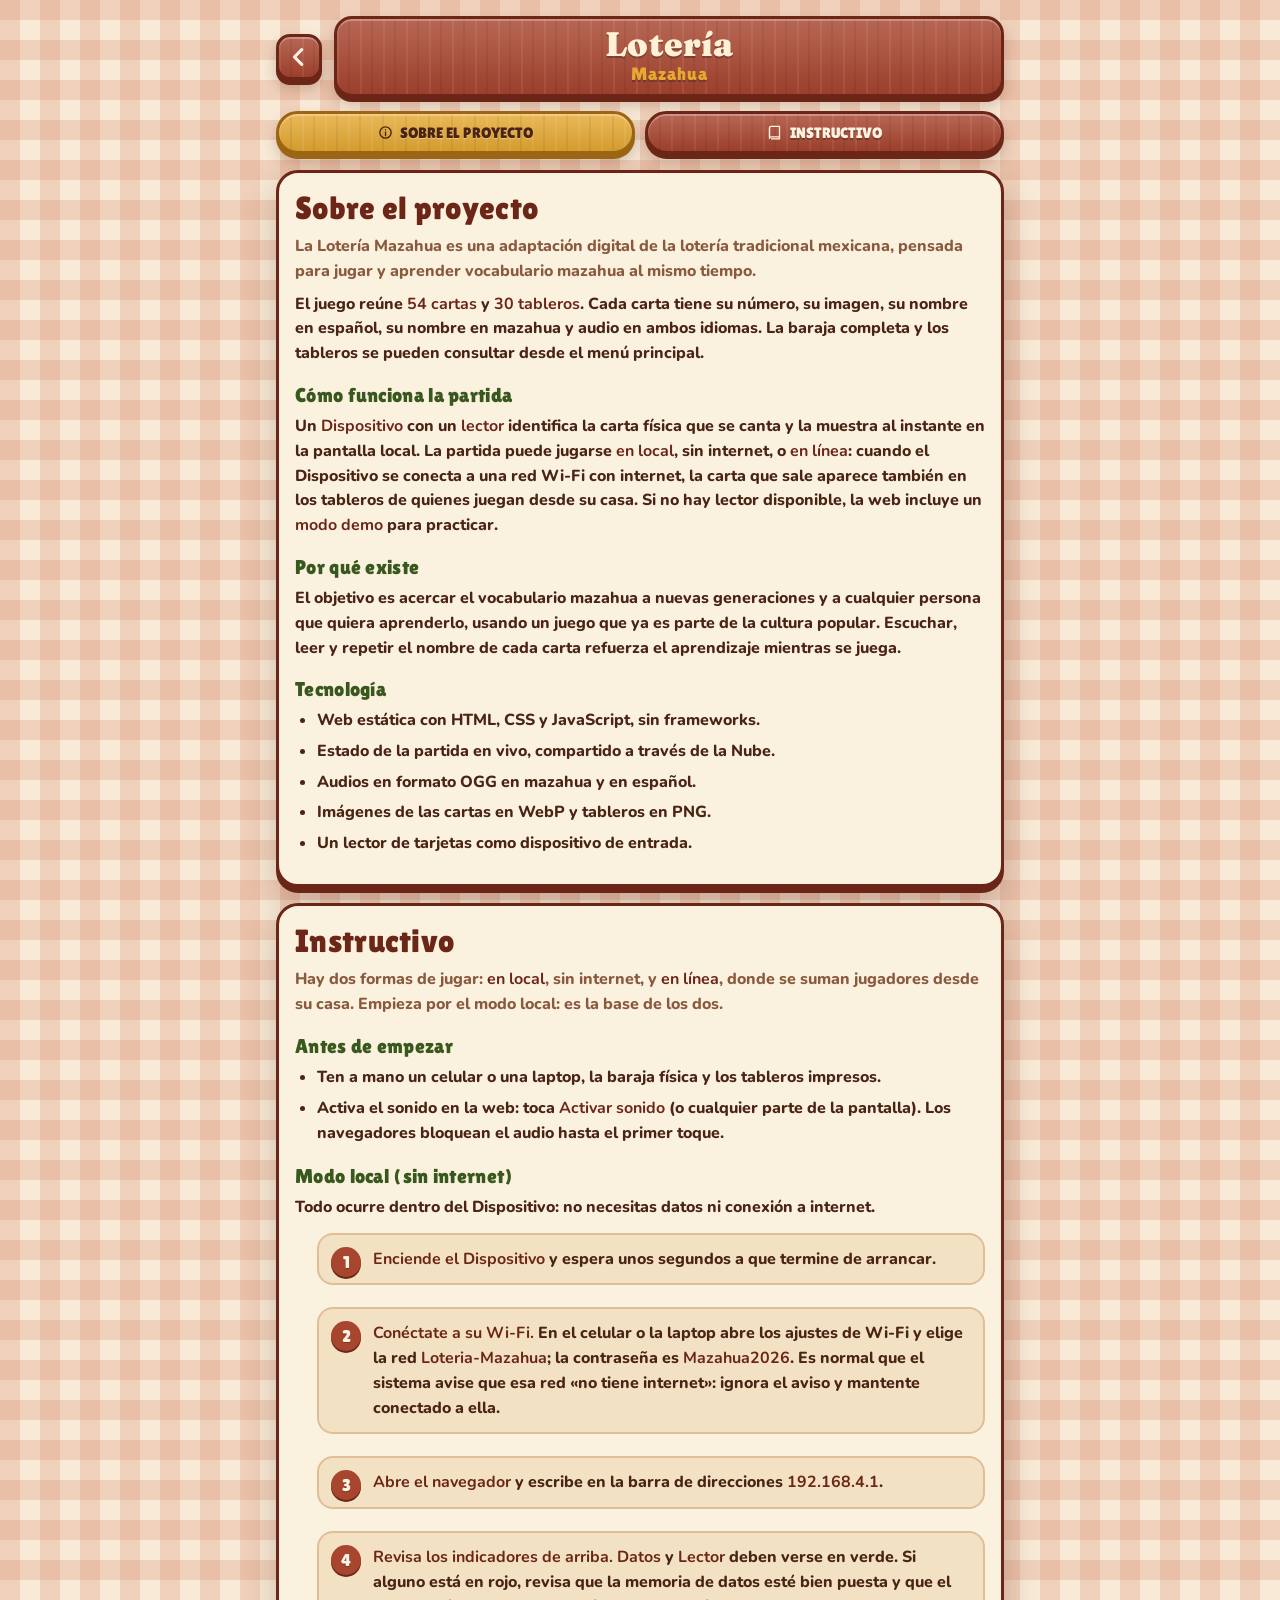
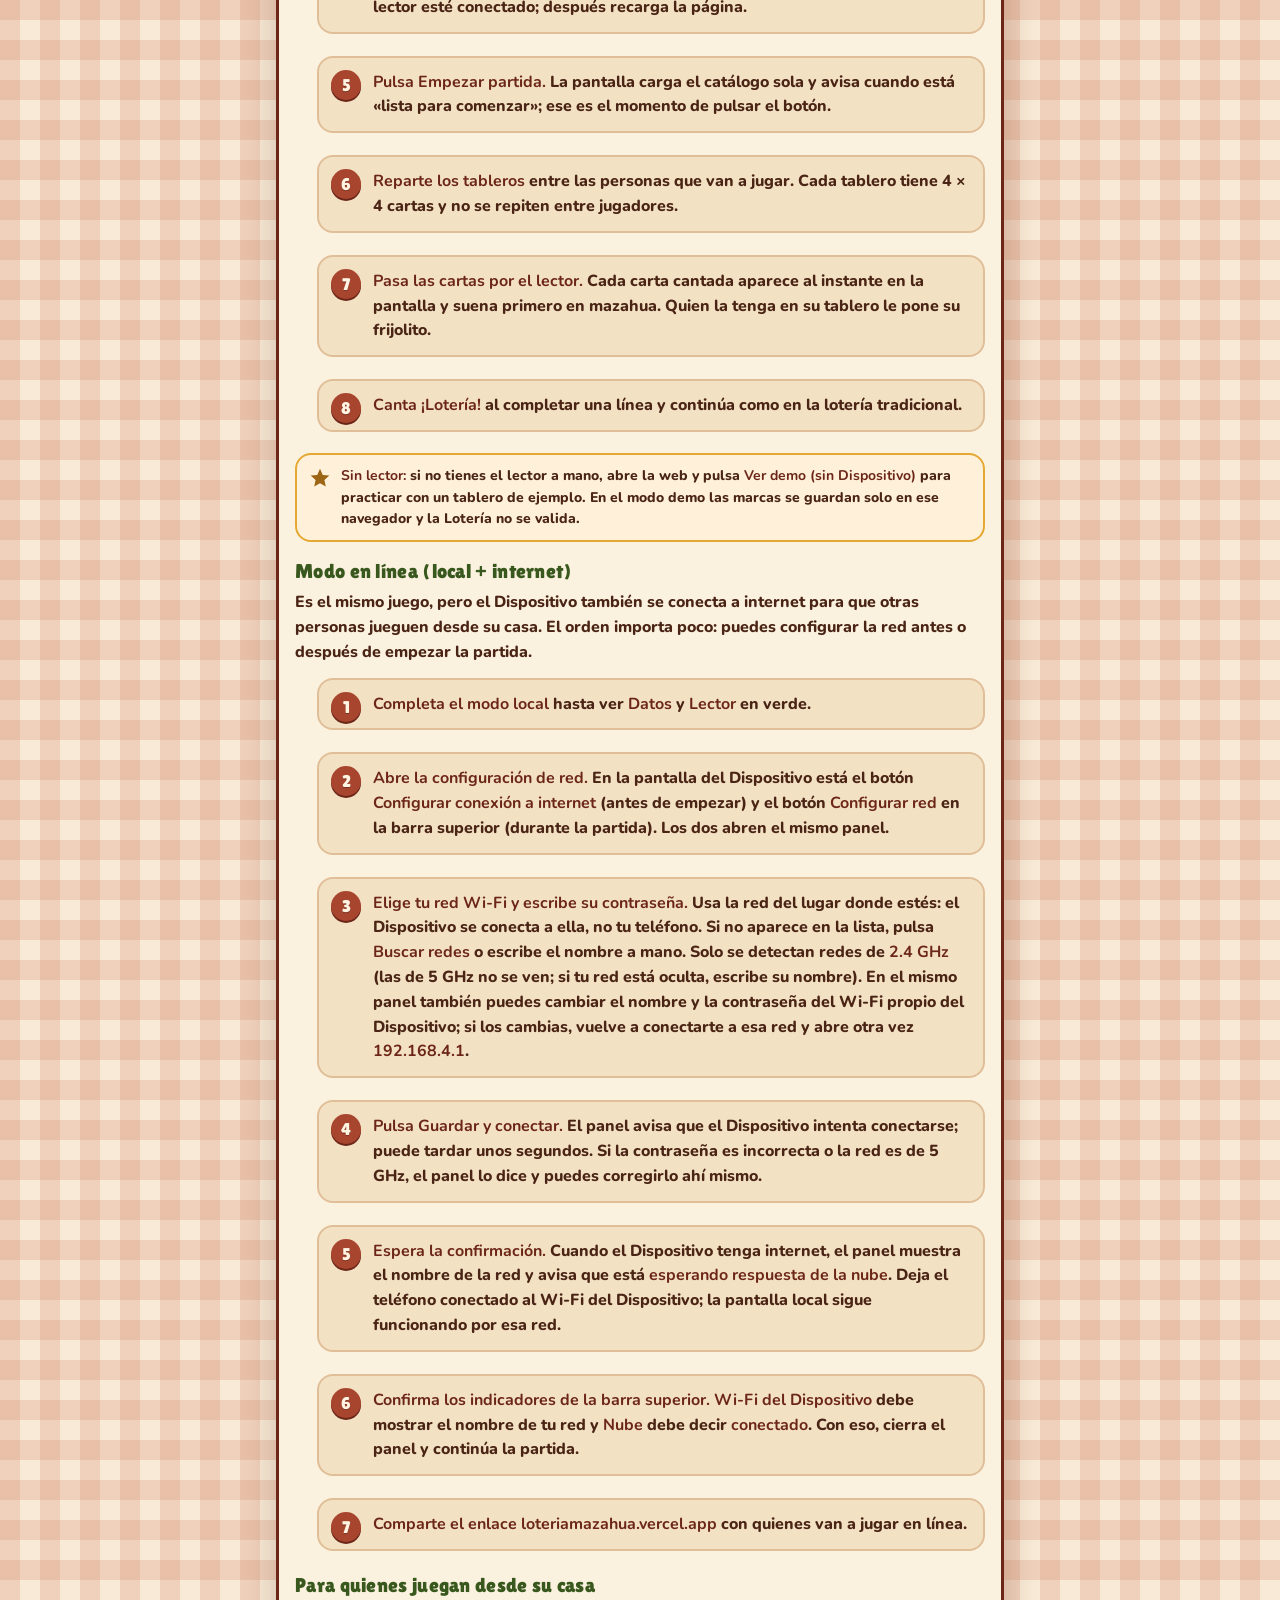
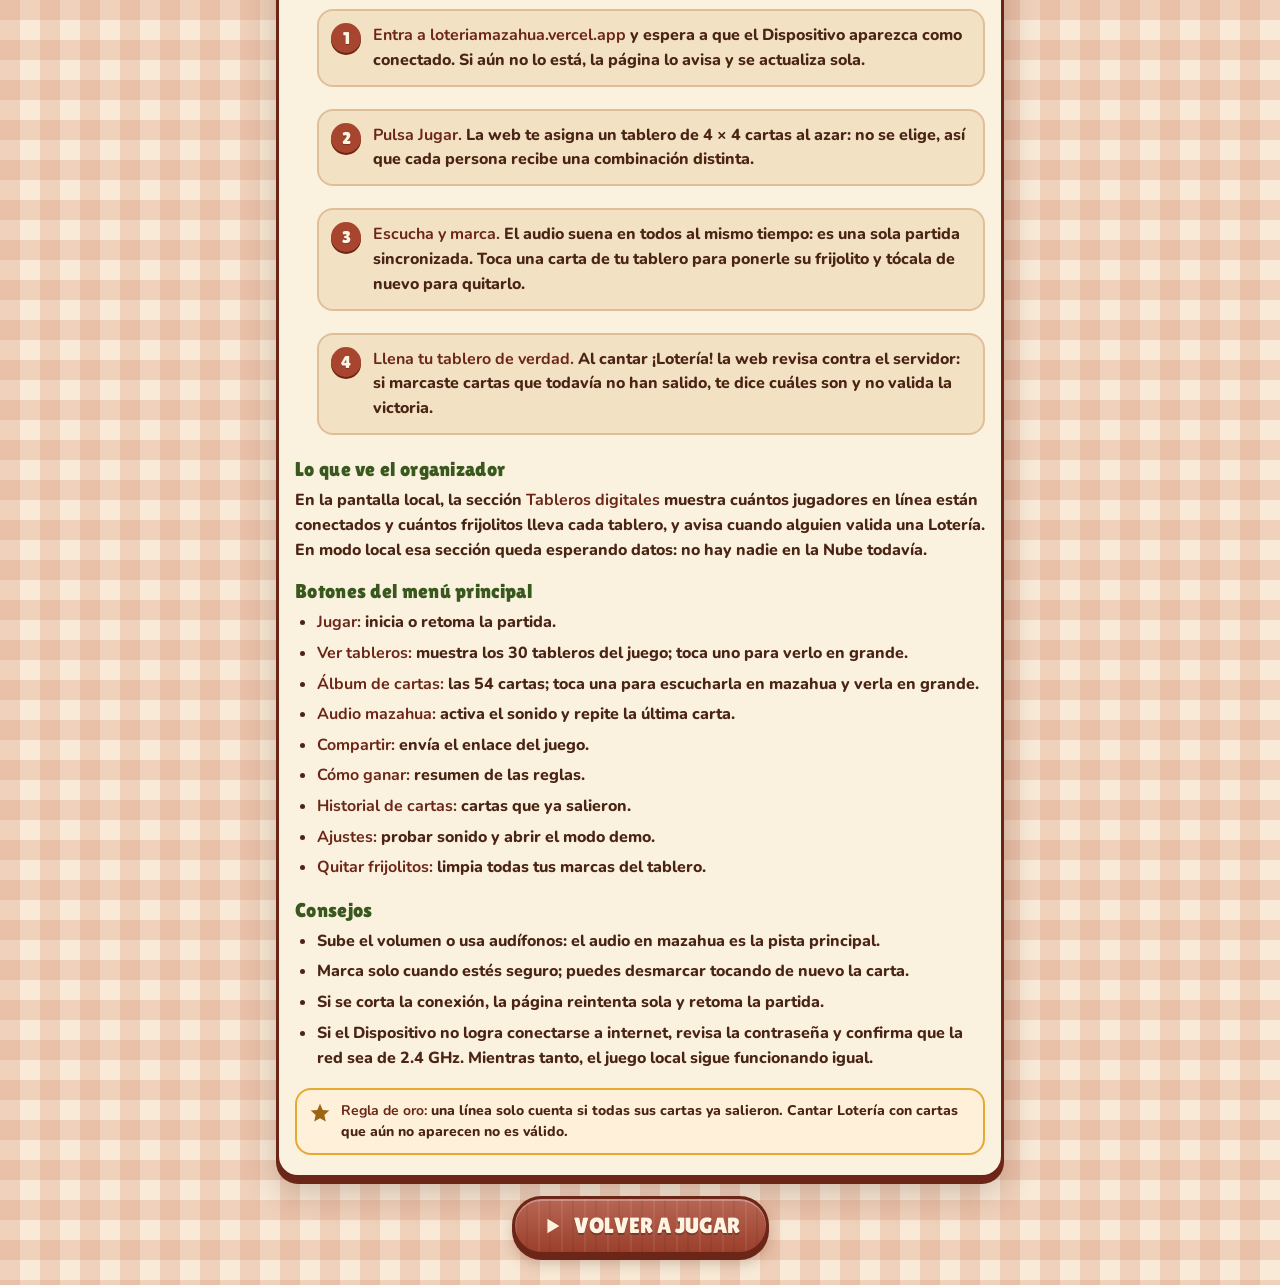
<file: proyecto.html>
<!doctype html>
<html lang="es">
<head>
  <meta charset="utf-8">
  <meta name="viewport" content="width=device-width,initial-scale=1,viewport-fit=cover">
  <meta name="theme-color" content="#8f3a27">
  <meta name="description" content="Sobre el proyecto Lotería Mazahua y el instructivo completo para jugar.">
  <title>Sobre el proyecto e instructivo · Lotería Mazahua</title>
  <link rel="preconnect" href="https://fonts.googleapis.com">
  <link rel="preconnect" href="https://fonts.gstatic.com" crossorigin>
  <link rel="stylesheet" href="https://fonts.googleapis.com/css2?family=Fraunces:opsz,wght@9..144,900&family=Lilita+One&family=Nunito:wght@700;800;900&display=swap">
  <link rel="stylesheet" href="/styles.css?v=17">
  <link rel="icon" href="data:,">
</head>
<body class="doc">
  <!-- Iconos reutilizables -->
  <svg width="0" height="0" style="position:absolute" aria-hidden="true">
    <symbol id="i-back" viewBox="0 0 24 24"><path d="M15 4l-8 8 8 8" stroke="currentColor" stroke-width="3.4" fill="none" stroke-linecap="round" stroke-linejoin="round"/></symbol>
    <symbol id="i-info" viewBox="0 0 24 24"><g fill="none" stroke="currentColor" stroke-width="2.2" stroke-linecap="round"><circle cx="12" cy="12" r="9"/><path d="M12 11v6"/><circle cx="12" cy="7.4" r="1.2" fill="currentColor" stroke="none"/></g></symbol>
    <symbol id="i-book" viewBox="0 0 24 24"><g fill="none" stroke="currentColor" stroke-width="2" stroke-linejoin="round"><path d="M4 4.5A2.5 2.5 0 016.5 2H20v17H6.5A2.5 2.5 0 004 21.5z"/><path d="M4 19.5V4.5M20 19v3H6.5"/></g></symbol>
    <symbol id="i-play" viewBox="0 0 24 24"><path d="M7 4l13 8-13 8z" fill="currentColor"/></symbol>
    <symbol id="i-sound" viewBox="0 0 24 24"><path d="M3 9h4l5-4v14l-5-4H3z" fill="currentColor"/><path d="M15.5 8.5a5 5 0 010 7M18.5 5.5a9 9 0 010 13" stroke="currentColor" stroke-width="2.2" fill="none" stroke-linecap="round"/></symbol>
    <symbol id="i-star" viewBox="0 0 24 24"><path d="M12 2l3 6.6 7.2.8-5.4 4.9 1.5 7.1L12 17.8 5.7 21.4l1.5-7.1L1.8 9.4 9 8.6z" fill="currentColor"/></symbol>
    <symbol id="i-globe" viewBox="0 0 24 24"><g fill="none" stroke="currentColor" stroke-width="2"><circle cx="12" cy="12" r="9"/><path d="M3 12h18M12 3c3 3 3 15 0 18M12 3c-3 3-3 15 0 18"/></g></symbol>
    <symbol id="i-bean" viewBox="0 0 32 40"><path d="M16 2c7 0 13 5 13 12 0 4-3 6-3 9s3 5 3 8c0 5-5 7-10 7C9 38 3 32 3 22 3 11 8 2 16 2z" fill="currentColor"/></symbol>
  </svg>

  <header class="docTop">
    <a class="wood red sq docBackBtn" href="/" aria-label="Volver al menú"><svg><use href="#i-back"/></svg></a>
    <div class="sign wood red docSign">
      <h1>Lotería</h1>
      <p>Mazahua</p>
    </div>
  </header>

  <main class="docWrap">
    <nav class="docNav" aria-label="Secciones de esta página">
      <a class="wood gold link" href="#proyecto"><svg><use href="#i-info"/></svg>Sobre el proyecto</a>
      <a class="wood red link" href="#instructivo"><svg><use href="#i-book"/></svg>Instructivo</a>
    </nav>

    <!-- ===== Sobre el proyecto ===== -->
    <section id="proyecto" class="docCard" aria-labelledby="t-proyecto">
      <h2 id="t-proyecto">Sobre el proyecto</h2>
      <p class="docLead">La Lotería Mazahua es una adaptación digital de la lotería tradicional mexicana,
        pensada para jugar y aprender vocabulario mazahua al mismo tiempo.</p>

      <p>El juego reúne <b>54 cartas</b> y <b>30 tableros</b>. Cada carta tiene su número,
        su imagen, su nombre en español, su nombre en mazahua y audio en ambos idiomas.
        La baraja completa y los tableros se pueden consultar desde el menú principal.</p>

      <h3>Cómo funciona la partida</h3>
      <p>Un <b>Dispositivo</b> con un <b>lector</b> identifica la carta física que se canta y la
        muestra al instante en la pantalla local. La partida puede jugarse <b>en local</b>, sin
        internet, o <b>en línea</b>: cuando el Dispositivo se conecta a una red Wi-Fi con internet,
        la carta que sale aparece también en los tableros de quienes juegan desde su casa. Si no
        hay lector disponible, la web incluye un <b>modo demo</b> para practicar.</p>

      <h3>Por qué existe</h3>
      <p>El objetivo es acercar el vocabulario mazahua a nuevas generaciones y a cualquier persona
        que quiera aprenderlo, usando un juego que ya es parte de la cultura popular. Escuchar,
        leer y repetir el nombre de cada carta refuerza el aprendizaje mientras se juega.</p>

      <h3>Tecnología</h3>
      <ul>
        <li>Web estática con HTML, CSS y JavaScript, sin frameworks.</li>
        <li>Estado de la partida en vivo, compartido a través de la Nube.</li>
        <li>Audios en formato OGG en mazahua y en español.</li>
        <li>Imágenes de las cartas en WebP y tableros en PNG.</li>
        <li>Un lector de tarjetas como dispositivo de entrada.</li>
      </ul>
    </section>

    <!-- ===== Instructivo ===== -->
    <section id="instructivo" class="docCard" aria-labelledby="t-instructivo">
      <h2 id="t-instructivo">Instructivo</h2>
      <p class="docLead">Hay dos formas de jugar: <b>en local</b>, sin internet, y <b>en línea</b>,
        donde se suman jugadores desde su casa. Empieza por el modo local: es la base de los dos.</p>

      <h3>Antes de empezar</h3>
      <ul>
        <li>Ten a mano un celular o una laptop, la baraja física y los tableros impresos.</li>
        <li>Activa el sonido en la web: toca <b>Activar sonido</b> (o cualquier parte de la pantalla).
          Los navegadores bloquean el audio hasta el primer toque.</li>
      </ul>

      <h3>Modo local (sin internet)</h3>
      <p>Todo ocurre dentro del Dispositivo: no necesitas datos ni conexión a internet.</p>
      <ol class="steps">
        <li><b>Enciende el Dispositivo</b> y espera unos segundos a que termine de arrancar.</li>
        <li><b>Conéctate a su Wi-Fi.</b> En el celular o la laptop abre los ajustes de Wi-Fi y elige la
          red <b>Loteria-Mazahua</b>; la contraseña es <b>Mazahua2026</b>. Es normal que el sistema
          avise que esa red «no tiene internet»: ignora el aviso y mantente conectado a ella.</li>
        <li><b>Abre el navegador</b> y escribe en la barra de direcciones <b>192.168.4.1</b>.</li>
        <li><b>Revisa los indicadores de arriba.</b> <b>Datos</b> y <b>Lector</b> deben verse en verde.
          Si alguno está en rojo, revisa que la memoria de datos esté bien puesta y que el lector esté
          conectado; después recarga la página.</li>
        <li><b>Pulsa Empezar partida.</b> La pantalla carga el catálogo sola y avisa cuando está
          «lista para comenzar»; ese es el momento de pulsar el botón.</li>
        <li><b>Reparte los tableros</b> entre las personas que van a jugar. Cada tablero tiene 4 × 4
          cartas y no se repiten entre jugadores.</li>
        <li><b>Pasa las cartas por el lector.</b> Cada carta cantada aparece al instante en la pantalla
          y suena primero en mazahua. Quien la tenga en su tablero le pone su frijolito.</li>
        <li><b>Canta ¡Lotería!</b> al completar una línea y continúa como en la lotería tradicional.</li>
      </ol>
      <div class="tip">
        <svg aria-hidden="true"><use href="#i-star"/></svg>
        <p><b>Sin lector:</b> si no tienes el lector a mano, abre la web y pulsa
          <b>Ver demo (sin Dispositivo)</b> para practicar con un tablero de ejemplo. En el modo demo
          las marcas se guardan solo en ese navegador y la Lotería no se valida.</p>
      </div>

      <h3>Modo en línea (local + internet)</h3>
      <p>Es el mismo juego, pero el Dispositivo también se conecta a internet para que otras personas
        jueguen desde su casa. El orden importa poco: puedes configurar la red antes o después de
        empezar la partida.</p>
      <ol class="steps">
        <li><b>Completa el modo local</b> hasta ver <b>Datos</b> y <b>Lector</b> en verde.</li>
        <li><b>Abre la configuración de red.</b> En la pantalla del Dispositivo está el botón
          <b>Configurar conexión a internet</b> (antes de empezar) y el botón <b>Configurar red</b>
          en la barra superior (durante la partida). Los dos abren el mismo panel.</li>
        <li><b>Elige tu red Wi-Fi y escribe su contraseña.</b> Usa la red del lugar donde estés: el
          Dispositivo se conecta a ella, no tu teléfono. Si no aparece en la lista, pulsa
          <b>Buscar redes</b> o escribe el nombre a mano. Solo se detectan redes de <b>2.4 GHz</b>
          (las de 5 GHz no se ven; si tu red está oculta, escribe su nombre). En el mismo panel
          también puedes cambiar el nombre y la contraseña del Wi-Fi propio del Dispositivo; si los
          cambias, vuelve a conectarte a esa red y abre otra vez <b>192.168.4.1</b>.</li>
        <li><b>Pulsa Guardar y conectar.</b> El panel avisa que el Dispositivo intenta conectarse;
          puede tardar unos segundos. Si la contraseña es incorrecta o la red es de 5 GHz, el panel
          lo dice y puedes corregirlo ahí mismo.</li>
        <li><b>Espera la confirmación.</b> Cuando el Dispositivo tenga internet, el panel muestra el
          nombre de la red y avisa que está <b>esperando respuesta de la nube</b>. Deja el teléfono
          conectado al Wi-Fi del Dispositivo; la pantalla local sigue funcionando por esa red.</li>
        <li><b>Confirma los indicadores de la barra superior.</b> <b>Wi-Fi del Dispositivo</b> debe
          mostrar el nombre de tu red y <b>Nube</b> debe decir <b>conectado</b>. Con eso, cierra el
          panel y continúa la partida.</li>
        <li><b>Comparte el enlace</b> <b>loteriamazahua.vercel.app</b> con quienes van a jugar en
          línea.</li>
      </ol>

      <h3>Para quienes juegan desde su casa</h3>
      <ol class="steps">
        <li><b>Entra a loteriamazahua.vercel.app</b> y espera a que el Dispositivo aparezca como
          conectado. Si aún no lo está, la página lo avisa y se actualiza sola.</li>
        <li><b>Pulsa Jugar.</b> La web te asigna un tablero de 4 × 4 cartas al azar: no se elige, así
          que cada persona recibe una combinación distinta.</li>
        <li><b>Escucha y marca.</b> El audio suena en todos al mismo tiempo: es una sola partida
          sincronizada. Toca una carta de tu tablero para ponerle su frijolito y tócala de nuevo para
          quitarlo.</li>
        <li><b>Llena tu tablero de verdad.</b> Al cantar ¡Lotería! la web revisa contra el servidor: si
          marcaste cartas que todavía no han salido, te dice cuáles son y no valida la victoria.</li>
      </ol>

      <h3>Lo que ve el organizador</h3>
      <p>En la pantalla local, la sección <b>Tableros digitales</b> muestra cuántos jugadores en línea
        están conectados y cuántos frijolitos lleva cada tablero, y avisa cuando alguien valida una
        Lotería. En modo local esa sección queda esperando datos: no hay nadie en la Nube todavía.</p>

      <h3>Botones del menú principal</h3>
      <ul>
        <li><b>Jugar:</b> inicia o retoma la partida.</li>
        <li><b>Ver tableros:</b> muestra los 30 tableros del juego; toca uno para verlo en grande.</li>
        <li><b>Álbum de cartas:</b> las 54 cartas; toca una para escucharla en mazahua y verla en grande.</li>
        <li><b>Audio mazahua:</b> activa el sonido y repite la última carta.</li>
        <li><b>Compartir:</b> envía el enlace del juego.</li>
        <li><b>Cómo ganar:</b> resumen de las reglas.</li>
        <li><b>Historial de cartas:</b> cartas que ya salieron.</li>
        <li><b>Ajustes:</b> probar sonido y abrir el modo demo.</li>
        <li><b>Quitar frijolitos:</b> limpia todas tus marcas del tablero.</li>
      </ul>

      <h3>Consejos</h3>
      <ul>
        <li>Sube el volumen o usa audífonos: el audio en mazahua es la pista principal.</li>
        <li>Marca solo cuando estés seguro; puedes desmarcar tocando de nuevo la carta.</li>
        <li>Si se corta la conexión, la página reintenta sola y retoma la partida.</li>
        <li>Si el Dispositivo no logra conectarse a internet, revisa la contraseña y confirma que la
          red sea de 2.4 GHz. Mientras tanto, el juego local sigue funcionando igual.</li>
      </ul>

      <div class="tip">
        <svg aria-hidden="true"><use href="#i-star"/></svg>
        <p><b>Regla de oro:</b> una línea solo cuenta si todas sus cartas ya salieron.
          Cantar Lotería con cartas que aún no aparecen no es válido.</p>
      </div>
    </section>

    <div class="docBack">
      <a class="wood red big link" href="/"><svg><use href="#i-play"/></svg>Volver a jugar</a>
    </div>
  </main>
</body>
</html>
</file>
<file: styles.css>
/* =========================================================
   Lotería Mazahua — estilo "madera y mantel"
   ========================================================= */
:root{
  color-scheme:light;
  --cream:#fbf1df;--cream2:#f3e1c4;--ink:#4a2414;--muted:#8a5a3e;
  --red:#a8452f;--redD:#6c2618;
  --gold:#e5a933;--goldD:#9c6514;
  --green:#5f8b38;--greenD:#38581d;
  --brown:#7c3a2c;--brownD:#4c1e15;
  --check:rgba(214,140,110,.26);
  --line:#e0bf98;
}
*{box-sizing:border-box}
html,body{height:100%}
body{
  margin:0;height:100dvh;overflow:hidden;color:var(--ink);
  font:800 16px Nunito,system-ui,sans-serif;
  background-color:#f8ead6;
  background-image:linear-gradient(90deg,var(--check) 50%,transparent 50%),linear-gradient(var(--check) 50%,transparent 50%);
  background-size:40px 40px;
}
h1,h2,h3{margin:0;font-weight:400;font-family:"Lilita One",Nunito,sans-serif;letter-spacing:.3px}
button{font:inherit;cursor:pointer;touch-action:manipulation;margin:0}
button:disabled{opacity:.5;cursor:not-allowed}
svg{width:1em;height:1em;flex:none}
[hidden]{display:none!important}
.sr-only{position:absolute;width:1px;height:1px;overflow:hidden;clip:rect(0 0 0 0)}

/* ---------- Madera ---------- */
.wood{
  --w:var(--red);--wd:var(--redD);--tx:#fff4e2;
  position:relative;color:var(--tx);
  border:3px solid var(--wd);border-radius:22px;
  background:
    repeating-linear-gradient(90deg,rgba(255,255,255,.07) 0 2px,transparent 2px 11px,rgba(0,0,0,.06) 11px 13px,transparent 13px 23px),
    linear-gradient(180deg,rgba(255,255,255,.18),rgba(0,0,0,.08)),
    var(--w);
  box-shadow:0 5px 0 var(--wd),0 8px 14px rgba(90,40,20,.25),inset 0 2px 0 rgba(255,255,255,.28);
  text-shadow:0 2px 0 rgba(0,0,0,.25);
}
.wood.gold{--w:var(--gold);--wd:var(--goldD);--tx:#4a2410;text-shadow:0 1px 0 rgba(255,255,255,.35)}
.wood.green{--w:var(--green);--wd:var(--greenD)}
.wood.brown{--w:var(--brown);--wd:var(--brownD)}
button.wood{display:flex;align-items:center;justify-content:center;gap:.5em;padding:12px 18px;font:400 18px "Lilita One",sans-serif;text-transform:uppercase;transition:transform .08s,box-shadow .08s}
button.wood:not(:disabled):hover{filter:brightness(1.06)}
button.wood:not(:disabled):active{transform:translateY(4px);box-shadow:0 1px 0 var(--wd),0 3px 6px rgba(90,40,20,.25),inset 0 2px 0 rgba(255,255,255,.28)}
button.wood.big{font-size:24px;padding:16px 20px}
button.wood.sq{width:52px;height:52px;padding:0;border-radius:16px;font-size:24px}
.bean{width:1.15em;height:1.4em;text-shadow:none}

/* ---------- Pantallas ---------- */
.screen{height:100dvh;width:100%;max-width:480px;margin:0 auto;padding:14px 16px calc(14px + env(safe-area-inset-bottom))}

/* ---------- Menú ---------- */
.menu{display:flex;flex-direction:column;align-items:center;gap:12px;overflow-y:auto;overscroll-behavior:contain;scrollbar-width:none;-ms-overflow-style:none;padding-bottom:0;background:linear-gradient(transparent,transparent)}
.menu::-webkit-scrollbar{width:0;height:0}
.pill{align-self:flex-end;display:inline-flex;align-items:center;gap:6px;padding:5px 12px;border:2px solid var(--redD);border-radius:99px;background:var(--cream);font-size:12px;color:var(--ink);white-space:nowrap;max-width:100%;overflow:hidden;text-overflow:ellipsis}
.pill:before{content:"";width:9px;height:9px;border-radius:50%;background:#c99a2e;flex:none}
.pill.online:before{background:#4c9a3a}
.pill.offline:before{background:#c4402c}
.sign{margin-top:26px;width:min(100%,340px);padding:16px 12px 14px;text-align:center;border-radius:26px}
.sign:before,.sign:after{content:"";position:absolute;top:-30px;width:5px;height:30px;background:var(--redD);border-radius:3px}
.sign:before{left:22%}.sign:after{right:22%}
.sign h1{font:900 clamp(46px,14vw,64px)/1 Fraunces,Georgia,serif;color:#fff1d6}
.sign p{margin:2px 0 0;font:400 clamp(20px,6vw,26px) "Lilita One",sans-serif;color:var(--gold);letter-spacing:1px}
.tagline{margin:4px 0 0;font-size:14px;color:var(--ink)}
.diamonds{display:flex;gap:8px}
.diamonds i{width:12px;height:12px;transform:rotate(45deg);background:var(--red)}
.diamonds i.y{background:var(--gold)}.diamonds i.g{background:var(--green)}
.menuBtns{width:100%;display:flex;flex-direction:column;gap:16px;margin-top:10px}
.menuBtns button{width:100%;border-radius:26px}
.menuBtns #playBtn{padding:20px}
.iconBar{margin-top:auto;padding-top:18px;width:100%;display:flex;justify-content:space-between;gap:8px}
.strip{flex:none;width:calc(100% + 32px);height:30px;margin:4px -16px 0;background:
  url("data:image/svg+xml,%3Csvg xmlns='http://www.w3.org/2000/svg' width='38' height='30'%3E%3Crect x='14' y='10' width='9' height='9' transform='rotate(45 18.5 14.5)' fill='%23fbf1df'/%3E%3C/svg%3E") center/38px 30px repeat-x,
  repeating-linear-gradient(90deg,transparent 0 76px,rgba(0,0,0,0) 76px),var(--redD);
  border-top:4px solid var(--red)}

/* ---------- Barra superior (partida) ---------- */
.topbar{flex:none;display:flex;align-items:center;gap:10px}
.topbar .sq{width:48px;height:48px}
.plaque{flex:1;min-width:0;text-align:center;padding:8px 10px;border-radius:99px;font-size:clamp(20px,6vw,26px);white-space:nowrap;overflow:hidden;text-overflow:ellipsis}
.beanCount{flex:none;display:flex;align-items:center;gap:5px;height:48px;padding:0 14px;border-radius:99px;font:400 18px "Lilita One",sans-serif}

/* ---------- Esperando ---------- */
#wait{display:flex;flex-direction:column;gap:20px}
.waitBox{margin:auto 0;padding:28px 20px;text-align:center;display:flex;flex-direction:column;align-items:center;gap:10px;border-radius:26px}
.waitBox h2{font-size:clamp(26px,7vw,34px)}
.waitBox p{margin:0 0 6px;color:#ffe7c6}
.waitBox .bean{font-size:40px}
.spin{animation:wobble 1.4s ease-in-out infinite}
@keyframes wobble{50%{transform:rotate(-14deg) translateY(-4px)}}

/* ---------- Partida ---------- */
.game{display:flex;flex-direction:column;gap:12px}
.caller{flex:none;display:flex;gap:14px;align-items:center;padding:12px;border-radius:24px}
.cardFrame{flex:none;width:clamp(112px,30vw,148px);aspect-ratio:3/4;display:flex;flex-direction:column;padding:6px;border-radius:12px;background:var(--cream);outline:2px dashed var(--red);outline-offset:-5px;color:var(--ink);text-shadow:none;box-shadow:0 3px 0 rgba(0,0,0,.25)}
.cardTop{display:flex;justify-content:space-between;align-items:baseline;gap:4px;padding:3px 4px 0}
.cardTop b{font:400 22px "Lilita One",sans-serif}
.cardTop small{font-size:13px;font-weight:900;line-height:1.05;text-align:right;text-transform:uppercase;white-space:normal;overflow-wrap:anywhere}
.cardFrame img{flex:1;min-height:0;width:100%;object-fit:contain;margin:2px 0}
.cardFrame img:not([src]),.cardFrame img[src=""]{visibility:hidden}
.cardName{text-align:center;font:400 12px "Lilita One",sans-serif;color:var(--greenD);text-transform:uppercase;white-space:nowrap;overflow:hidden;text-overflow:ellipsis;padding-bottom:3px}
.info{flex:1;min-width:0;display:flex;flex-direction:column;gap:3px}
.info h2{font-size:clamp(24px,7vw,34px);line-height:1.05;overflow:hidden;text-overflow:ellipsis;white-space:nowrap}
#currentMaz{margin:0;font:400 clamp(17px,5vw,22px) "Lilita One",sans-serif;color:var(--gold);overflow:hidden;text-overflow:ellipsis;white-space:nowrap}
#progress{margin:4px 0 0;font-size:13px;color:#ffe9cc}
.bar{height:9px;border-radius:9px;background:rgba(40,10,4,.45);overflow:hidden;box-shadow:inset 0 1px 2px rgba(0,0,0,.4)}
.bar i{display:block;height:100%;width:0;background:linear-gradient(var(--gold),#c98a1c);border-radius:9px;transition:width .4s}

/* El tablero toma exactamente la proporción de las cartas (605×1084) para que llenen su casilla sin márgenes */
.boardArea{flex:1;min-height:0;min-width:0;display:grid;place-items:center;padding-bottom:5px;container-type:size}
/* --e = relleno + borde del marco (por lado); el marco abraza las cartas sin dejar espacios */
.board{--r:.5581;--g:5px;--e:9px;
  width:min(100cqw,calc((100cqh - 3 * var(--g) - 2 * var(--e)) * var(--r) + 3 * var(--g) + 2 * var(--e)));
  height:min(100cqh,calc((100cqw - 3 * var(--g) - 2 * var(--e)) / var(--r) + 3 * var(--g) + 2 * var(--e)));
  padding:6px;border:3px solid var(--goldD);border-radius:16px;background:var(--cream2);box-shadow:0 5px 0 var(--goldD),inset 0 0 0 2px #f8e3bf;
  display:grid;grid-template-columns:repeat(4,minmax(0,1fr));grid-template-rows:repeat(4,minmax(0,1fr));gap:var(--g)}
.tile{position:relative;min-width:0;min-height:0;display:block;padding:0;border:0;border-radius:4px;background:none;overflow:hidden;box-shadow:0 2px 4px rgba(70,30,10,.35);transition:transform .08s}
.tile:active{transform:scale(.96)}
.tile img{display:block;width:100%;height:100%;object-fit:cover}
.tile.marked{outline:3px solid var(--red);outline-offset:-3px}
.tile.marked img{opacity:.7}
.tile.marked:after{content:"";position:absolute;left:50%;top:48%;width:44%;height:52%;transform:translate(-50%,-50%) rotate(-12deg);
  background:url("data:image/svg+xml,%3Csvg xmlns='http://www.w3.org/2000/svg' viewBox='0 0 32 40'%3E%3Cpath d='M16 2c7 0 13 5 13 12 0 4-3 6-3 9s3 5 3 8c0 5-5 7-10 7C9 38 3 32 3 22 3 11 8 2 16 2z' fill='%238a3a2a'/%3E%3Cpath d='M11 9c2-2 5-3 7-2' stroke='%23c4705a' stroke-width='3' stroke-linecap='round' fill='none'/%3E%3C/svg%3E") center/contain no-repeat;
  filter:drop-shadow(0 2px 1px rgba(0,0,0,.35));animation:drop .18s ease-out}
@keyframes drop{from{transform:translate(-50%,-80%) rotate(-30deg);opacity:0}}

.actions{flex:none;display:grid;grid-template-columns:repeat(3,1fr);gap:10px}
.actions button.wood{padding:10px 6px;font-size:15px;border-radius:99px}
#win{flex:none;border-radius:99px}

/* ---------- Paneles ---------- */
.sheet{position:fixed;inset:14px;z-index:25;max-width:900px;margin:0 auto;display:flex;flex-direction:column;gap:10px;padding:14px;background:var(--cream);border:3px solid var(--redD);border-radius:22px;box-shadow:0 6px 0 var(--redD),0 18px 50px rgba(60,20,10,.45)}
.sheet.small{inset:auto 14px 14px;max-width:420px;max-height:70dvh}
.sheetHead{display:flex;justify-content:space-between;align-items:center;gap:8px}
.sheetHead h3{font-size:24px;color:var(--redD)}
.closeBtn.wood{padding:8px 14px;font-size:14px;border-radius:99px}
.sheetHint{margin:-4px 0 0;font-size:13px;color:var(--muted)}
#history{margin:0;padding-left:26px;overflow:auto;color:var(--ink)}
#history li{margin:3px 0}
.rules{margin:0;padding-left:22px;line-height:1.5}
.settingsList{display:flex;flex-direction:column;gap:12px;padding-bottom:6px}
#galleryPanel,#albumPanel{inset:8px;padding:10px 8px 8px}
.galleryGrid{flex:1;overflow:auto;display:grid;grid-template-columns:repeat(auto-fill,minmax(min(100%,300px),1fr));gap:6px;align-content:start}
.galleryGrid img{display:block;width:100%;height:auto;border-radius:6px}
.galleryGrid a{display:block;cursor:zoom-in}
.albumGrid{flex:1;overflow:auto;display:grid;grid-template-columns:repeat(auto-fill,minmax(132px,1fr));gap:8px;align-content:start;grid-auto-rows:max-content}
.albumGrid .tile{height:auto;aspect-ratio:605/1084}

/* ---------- Avisos ---------- */
#soundBtn{position:fixed;left:50%;top:74px;transform:translateX(-50%);white-space:nowrap;z-index:30;padding:8px 16px;font-size:15px;border-radius:99px;animation:pulse 1.6s ease-in-out infinite}
body.view-menu #soundBtn{top:12px;left:max(12px,calc(50% - 240px + 16px));transform:none;padding:5px 12px;font-size:13px}
body.view-menu #soundBtn:active{transform:translateY(4px)}
@keyframes pulse{50%{box-shadow:0 5px 0 var(--wd),0 0 0 7px rgba(229,169,51,.35)}}
#notice{position:fixed;left:12px;right:12px;bottom:12px;z-index:40;max-width:620px;margin:0 auto;padding:12px 14px;border-radius:16px;background:var(--cream);border:3px solid var(--goldD);box-shadow:0 4px 0 var(--goldD);font-size:14px;line-height:1.4;cursor:pointer}
#notice:empty{display:none}
#notice.notice-warning{background:#fff1d9;border-color:var(--red);box-shadow:0 4px 0 var(--redD);color:var(--redD)}
#notice.notice-success{background:#eef6e2;border-color:var(--green);box-shadow:0 4px 0 var(--greenD);color:var(--greenD)}

/* ---------- Celular vertical: más espacio para el tablero ---------- */
@media (max-width:899px) and (orientation:portrait){
  .game{gap:10px}
  .caller{padding:8px 12px;gap:12px;border-radius:20px}
  .cardFrame{width:62px;padding:3px;outline-offset:-3px;border-radius:8px}
  .cardTop,.cardName{display:none}
  .info h2{font-size:clamp(20px,6vw,26px)}
  #currentMaz{font-size:clamp(15px,4.4vw,18px)}
  #progress{margin-top:2px;font-size:12px}
  .actions{gap:8px}
  .actions button.wood{padding:7px 4px;font-size:14px}
  #win.wood.big{padding:9px;font-size:20px}
}

/* ---------- Laptops y ventanas no muy altas: el menú entra sin scroll ---------- */
@media (max-height:860px){
  .menu{gap:9px}
  .sign{margin-top:24px}
  .tagline{font-size:13px}
  .menuBtns{gap:12px;margin-top:6px}
  .menuBtns #playBtn{padding:16px}
  .iconBar{padding-top:12px}
  .strip{height:24px;background-size:38px 24px}
}

/* ---------- Ventanas bajitas (laptop con barra de tareas y zoom) ---------- */
@media (max-height:720px){
  .screen{padding-top:8px;padding-bottom:8px}
  .menu{gap:8px}
  .menu .pill{margin-bottom:auto;font-size:11px;padding:4px 11px}
  .menu .sign{margin-top:18px;padding:12px 12px 10px;border-radius:22px;width:min(100%,310px)}
  .menu .sign:before,.menu .sign:after{top:-22px;height:22px}
  .menu .sign h1{font-size:clamp(36px,9vh,56px)}
  .menu .sign p{font-size:clamp(17px,4vh,24px)}
  .menu .tagline{font-size:13px}
  .menuBtns{gap:10px;margin-top:2px}
  .menuBtns #playBtn{padding:clamp(10px,2vh,16px);font-size:clamp(19px,3.6vh,24px)}
  #menu.menu a.wood.link.aboutLink{padding:10px 14px;font-size:17px}
  #menu.menu a.wood.link.aboutLink svg{width:1.1em;height:1.1em}
  .iconBar{padding-top:10px}
  button.wood.sq{width:46px;height:46px;font-size:21px;border-radius:14px}
  .strip{height:22px;background-size:34px 22px}
  /* juego y demás pantallas en ventanas bajas */
  .game{gap:9px}
  .cardFrame{width:clamp(84px,24vw,104px)}
  .actions button.wood{padding:8px 6px;font-size:14px}
  .board{--g:4px}
}

/* ---------- Ventanas muy bajas: máxima compresión sin scrollbar ---------- */
@media (max-height:620px){
  .menu{gap:6px}
  .menu .sign{margin-top:14px;width:min(100%,280px)}
  .menu .sign h1{font-size:clamp(30px,7vh,46px)}
  .menu .tagline,.menu .diamonds{display:none}
  .menuBtns{gap:8px}
  #menu.menu a.wood.link.aboutLink{padding:8px 12px;font-size:16px}
  button.wood.sq{width:42px;height:42px}
  .strip{height:16px;background-size:26px 16px}
}

/* ---------- Pantallas grandes / proyector y celular horizontal ---------- */
@media (min-width:900px), (orientation:landscape) and (max-height:560px){
  .screen.game{max-width:1400px;display:grid;
    grid-template-columns:minmax(260px,.75fr) minmax(0,1.5fr);
    grid-template-rows:auto minmax(0,1fr) auto auto;
    grid-template-areas:"top top" "caller board" "actions board" "win board";gap:12px 18px}
  .game .topbar{grid-area:top}
  .game .caller{grid-area:caller;flex-direction:column;align-items:stretch;min-height:0}
  .game .cardFrame{flex:1;min-height:0;width:auto;aspect-ratio:auto}
  .game .boardArea{grid-area:board}
  .game .actions{grid-area:actions}
  .game #win{grid-area:win}
  #wait{max-width:640px}
}
@media (orientation:landscape) and (max-height:560px){
  .screen.game{padding:8px 12px;gap:8px 12px;grid-template-columns:minmax(200px,.6fr) minmax(0,1.6fr)}
  .topbar .sq,.beanCount{height:38px}.topbar .sq{width:38px}
  .plaque{padding:4px 10px;font-size:18px}
  .game .caller{padding:8px;gap:6px}
  .info h2{font-size:20px}#currentMaz{font-size:15px}#progress{font-size:11px}
  .actions button.wood{font-size:12px;padding:6px 4px}
  .actions{gap:6px}
  button.wood.big{font-size:17px;padding:8px}
  .boardArea{padding:6px}.board{--g:4px}
  .menu{max-width:520px}
}

/* Vista grande de una carta (álbum): las palabras en mazahua se leen bien */
#cardPreview{position:fixed;inset:0;z-index:40;display:grid;place-items:center;padding:14px;background:rgba(40,15,8,.82);cursor:zoom-out}
#cardPreview[hidden]{display:none}
#cardPreview img{max-width:min(92vw,560px);max-height:92dvh;width:auto;height:auto;border-radius:10px;box-shadow:0 10px 40px rgba(0,0,0,.5)}

/* =========================================================
   Página "Sobre el proyecto e instructivo"
   ========================================================= */
html{scroll-behavior:smooth}
body.doc{height:auto;min-height:100dvh;overflow:auto}
#menu a.wood.link.aboutLink{width:100%;max-width:100%;margin-top:2px;padding:12px 18px;font:400 18px "Lilita One",sans-serif;text-transform:uppercase;border-radius:26px}
#menu a.wood.link.aboutLink svg{width:1.15em;height:1.15em}
a.wood{text-decoration:none}
a.wood.link{display:flex;align-items:center;justify-content:center;gap:.5em;padding:10px 14px;font:400 15px "Lilita One",sans-serif;text-transform:uppercase;border-radius:99px;transition:transform .08s,box-shadow .08s}
a.wood.link:hover{filter:brightness(1.06)}
a.wood.link:active{transform:translateY(4px);box-shadow:0 1px 0 var(--wd),0 3px 6px rgba(90,40,20,.25),inset 0 2px 0 rgba(255,255,255,.28)}
a.wood.big{font-size:22px;padding:14px 26px}
a.wood.sq{display:flex;align-items:center;justify-content:center;width:46px;height:46px;padding:0;border-radius:14px;font-size:22px}

.docTop{max-width:760px;margin:0 auto;padding:16px 16px 0;display:flex;align-items:center;gap:12px}
.docTop .docSign{margin:0;width:auto;flex:1;padding:8px 14px 10px;border-radius:18px}
.docTop .docSign:before,.docTop .docSign:after{display:none}
.docTop .docSign h1{font-size:clamp(26px,7vw,34px)}
.docTop .docSign p{font-size:clamp(14px,4vw,18px)}
.docWrap{max-width:760px;margin:0 auto;padding:14px 16px calc(30px + env(safe-area-inset-bottom));display:flex;flex-direction:column;gap:16px}
.docNav{display:grid;grid-template-columns:1fr 1fr;gap:10px}
.docCard{background:var(--cream);border:3px solid var(--redD);border-radius:22px;box-shadow:0 6px 0 var(--redD),0 14px 34px rgba(60,20,10,.22);padding:16px 16px 20px;scroll-margin-top:14px}
.docCard>h2{font-size:clamp(24px,7vw,32px);color:var(--redD);margin:0 0 4px}
.docCard h3{font-size:20px;color:var(--greenD);margin:18px 0 4px}
.docCard p{margin:8px 0;line-height:1.55}
.docCard ul,.docCard ol{margin:8px 0;padding-left:22px;line-height:1.6}
.docCard li{margin:5px 0}
.docCard b{color:var(--redD)}
.docLead{margin:4px 0 10px;font-size:16px;color:var(--muted);font-weight:800}
.steps{list-style:none;margin:10px 0 0;padding:0;display:flex;flex-direction:column;gap:12px;counter-reset:step}
.steps>li{counter-increment:step;position:relative;padding:12px 14px 12px 54px;background:var(--cream2);border:2px solid var(--line);border-radius:16px;line-height:1.55}
.steps>li:before{content:counter(step);position:absolute;left:12px;top:12px;width:30px;height:30px;border-radius:50%;background:var(--red);color:#fff4e2;font:400 17px/30px "Lilita One",sans-serif;text-align:center;text-shadow:0 1px 0 rgba(0,0,0,.25);box-shadow:0 2px 0 var(--redD)}
.tip{display:flex;gap:10px;align-items:flex-start;background:#fff1d9;border:2px solid var(--gold);border-radius:16px;padding:10px 12px;margin:16px 0 0}
.tip svg{width:22px;height:22px;color:var(--goldD);margin-top:2px}
.tip p{margin:0;font-size:14px}
.docBack{display:flex;justify-content:center;padding-top:2px}
</file>
